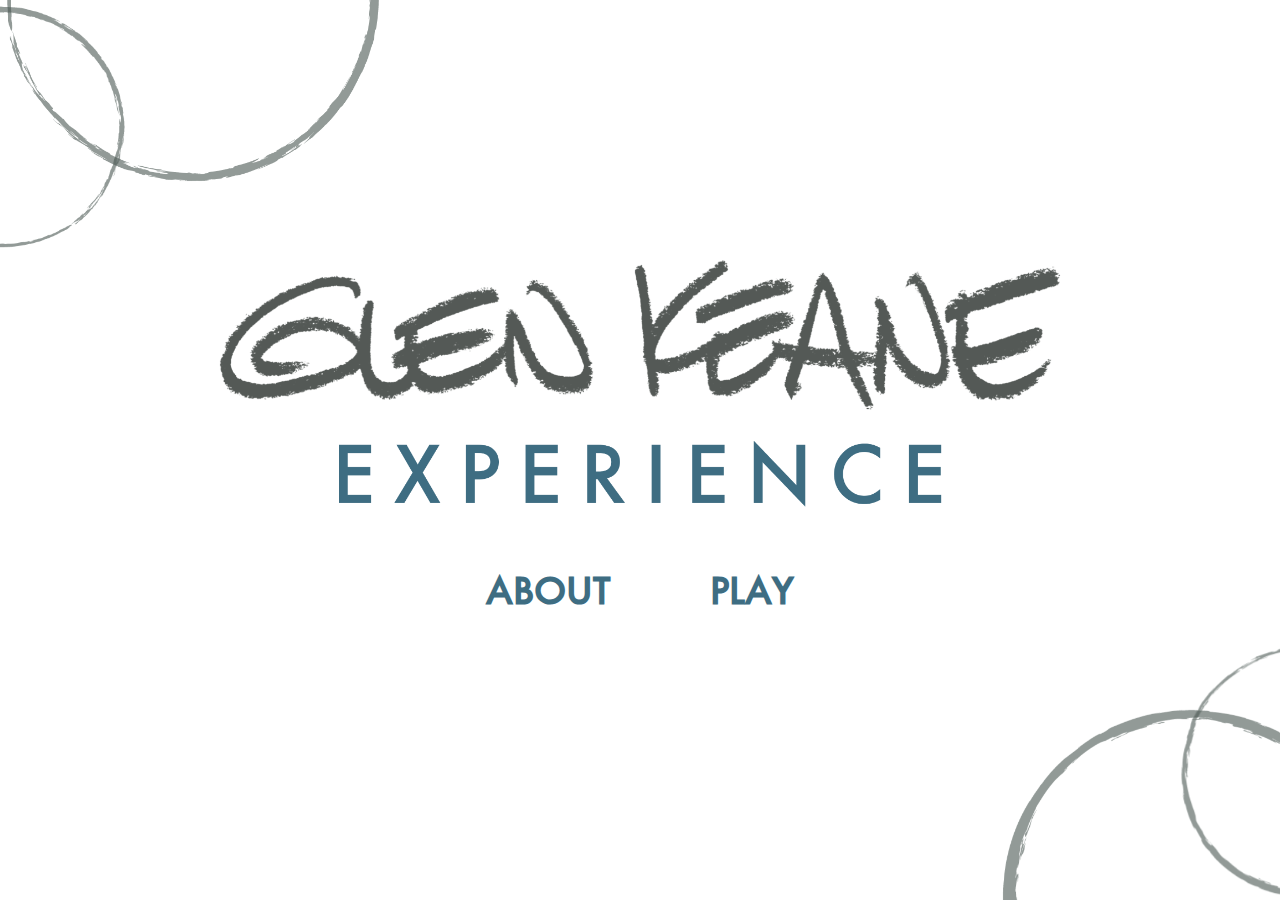
<file: index.html>
<!DOCTYPE html>
<html>
	<head>
		<meta charset="UTF-8" />
		<meta
			name="viewport"
			content="width=device-width, initial-scale=1.0, maximum-scale=1, user-scalable=no, shrink-to-fit=no"
		/>
		<meta http-equiv="X-UA-Compatible" content="ie=edge" />
		<meta name="format-detection" content="telephone=no" />
		<meta name="format-detection" content="address=no" />
		<meta name="HandheldFriendly" content="true" />
		<meta name="MobileOptimized" content="360" />
		<title>Glen Keane Experience</title>
		<base href="/" />
	</head>
	<link rel="shortcut icon" href="/favicon.ico" type="image/x-icon" />
	<link rel="stylesheet" href="/assets/css/index.css" type="text/css" />
	<link rel="stylesheet" href="/assets/css/home.css" type="text/css" />
	<body>
		<section class="home">
			<div class="home_circles">
				<img id="circle2" src="/assets/images/home/Circles_Circle2.png" />
				<img id="circle1" src="/assets/images/home/Circles_Circle1.png" />
				<img id="circle3" src="/assets/images/home/Circles_Circle3.png" />
				<img id="circle4" src="/assets/images/home/Circles_Circle4.png" />
			</div>

			<div class="home_body">
				<div class="logo-container">
					<img id="home_logo-container_logo" src="/assets/images/Glen_Keane_Experience.png" />
				</div>

				<nav class="home_nav-links_internal">
					<a id="about" href="/about.html"><h1>ABOUT</h1></a>
					<a id="play" href="/game-intro.html"><h1>PLAY</h1></a>
				</nav>
			</div>
		</section>
	</body>
</html>
</file>
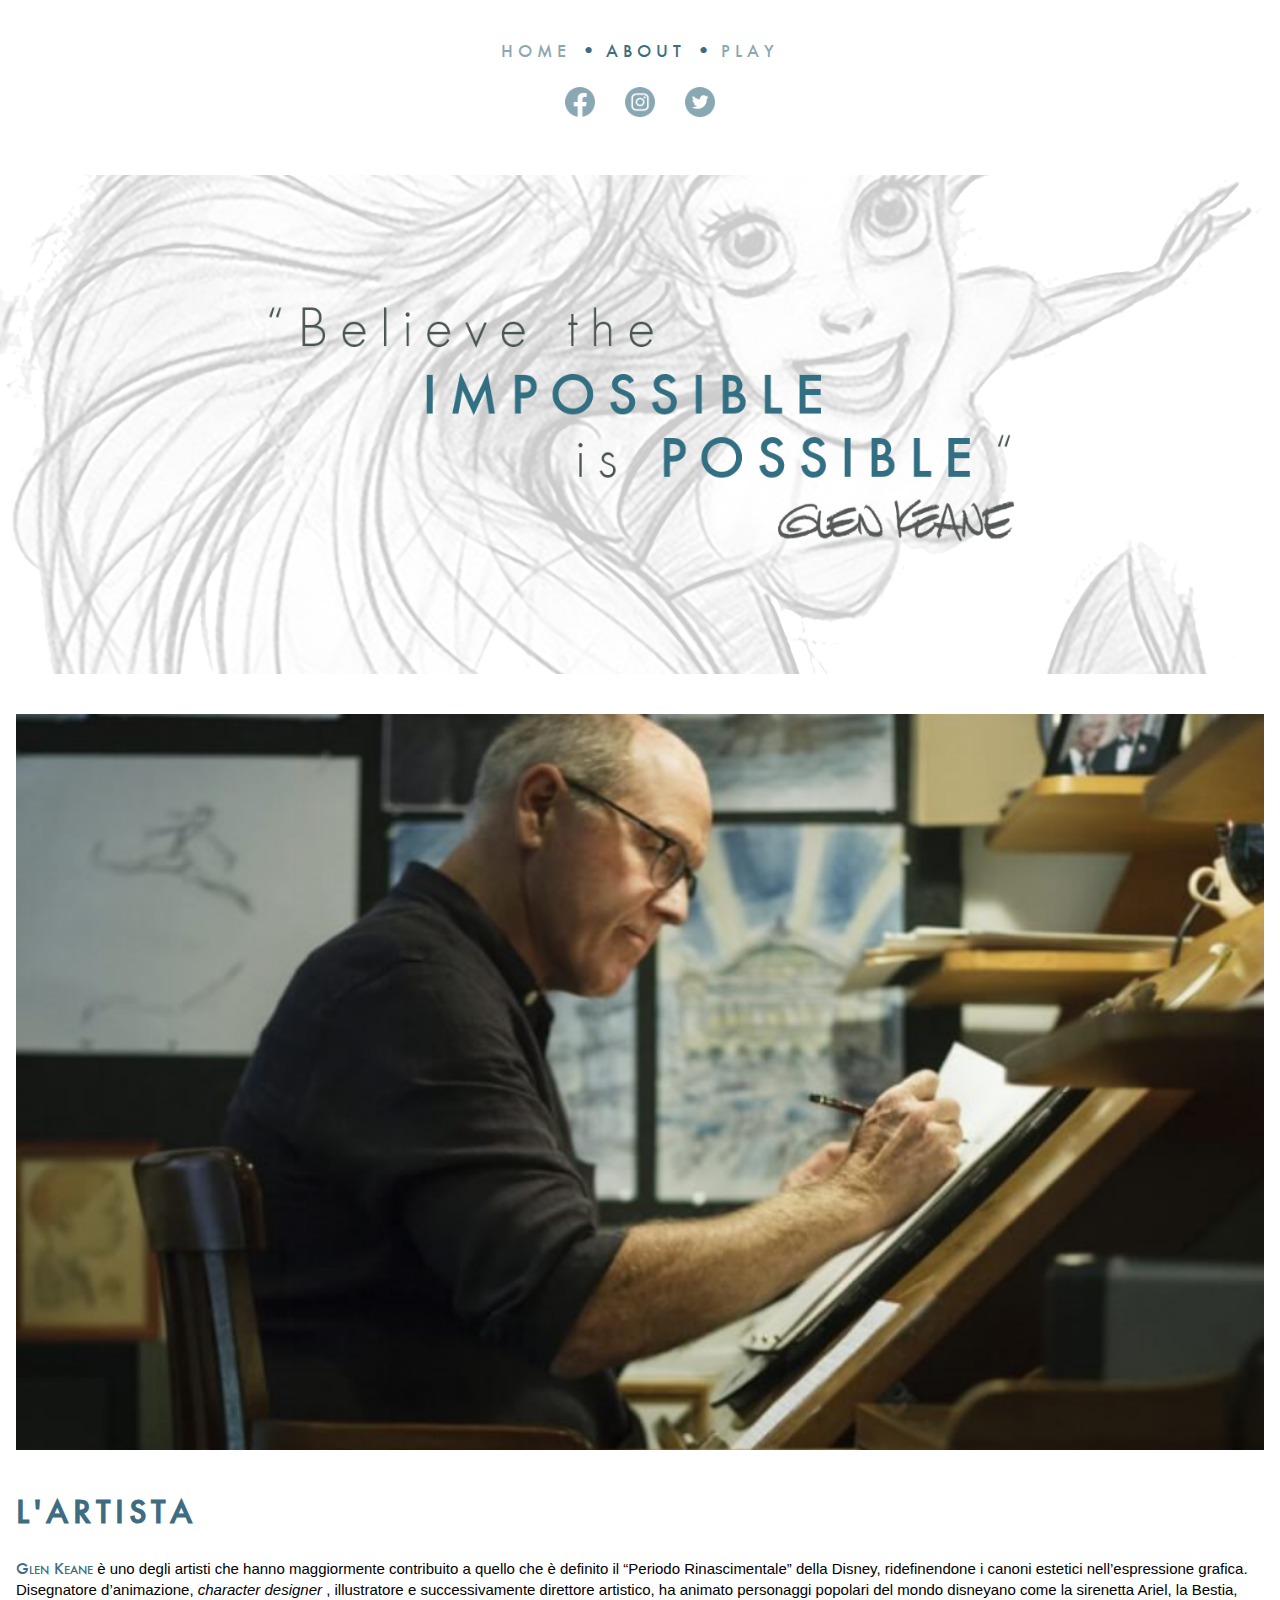
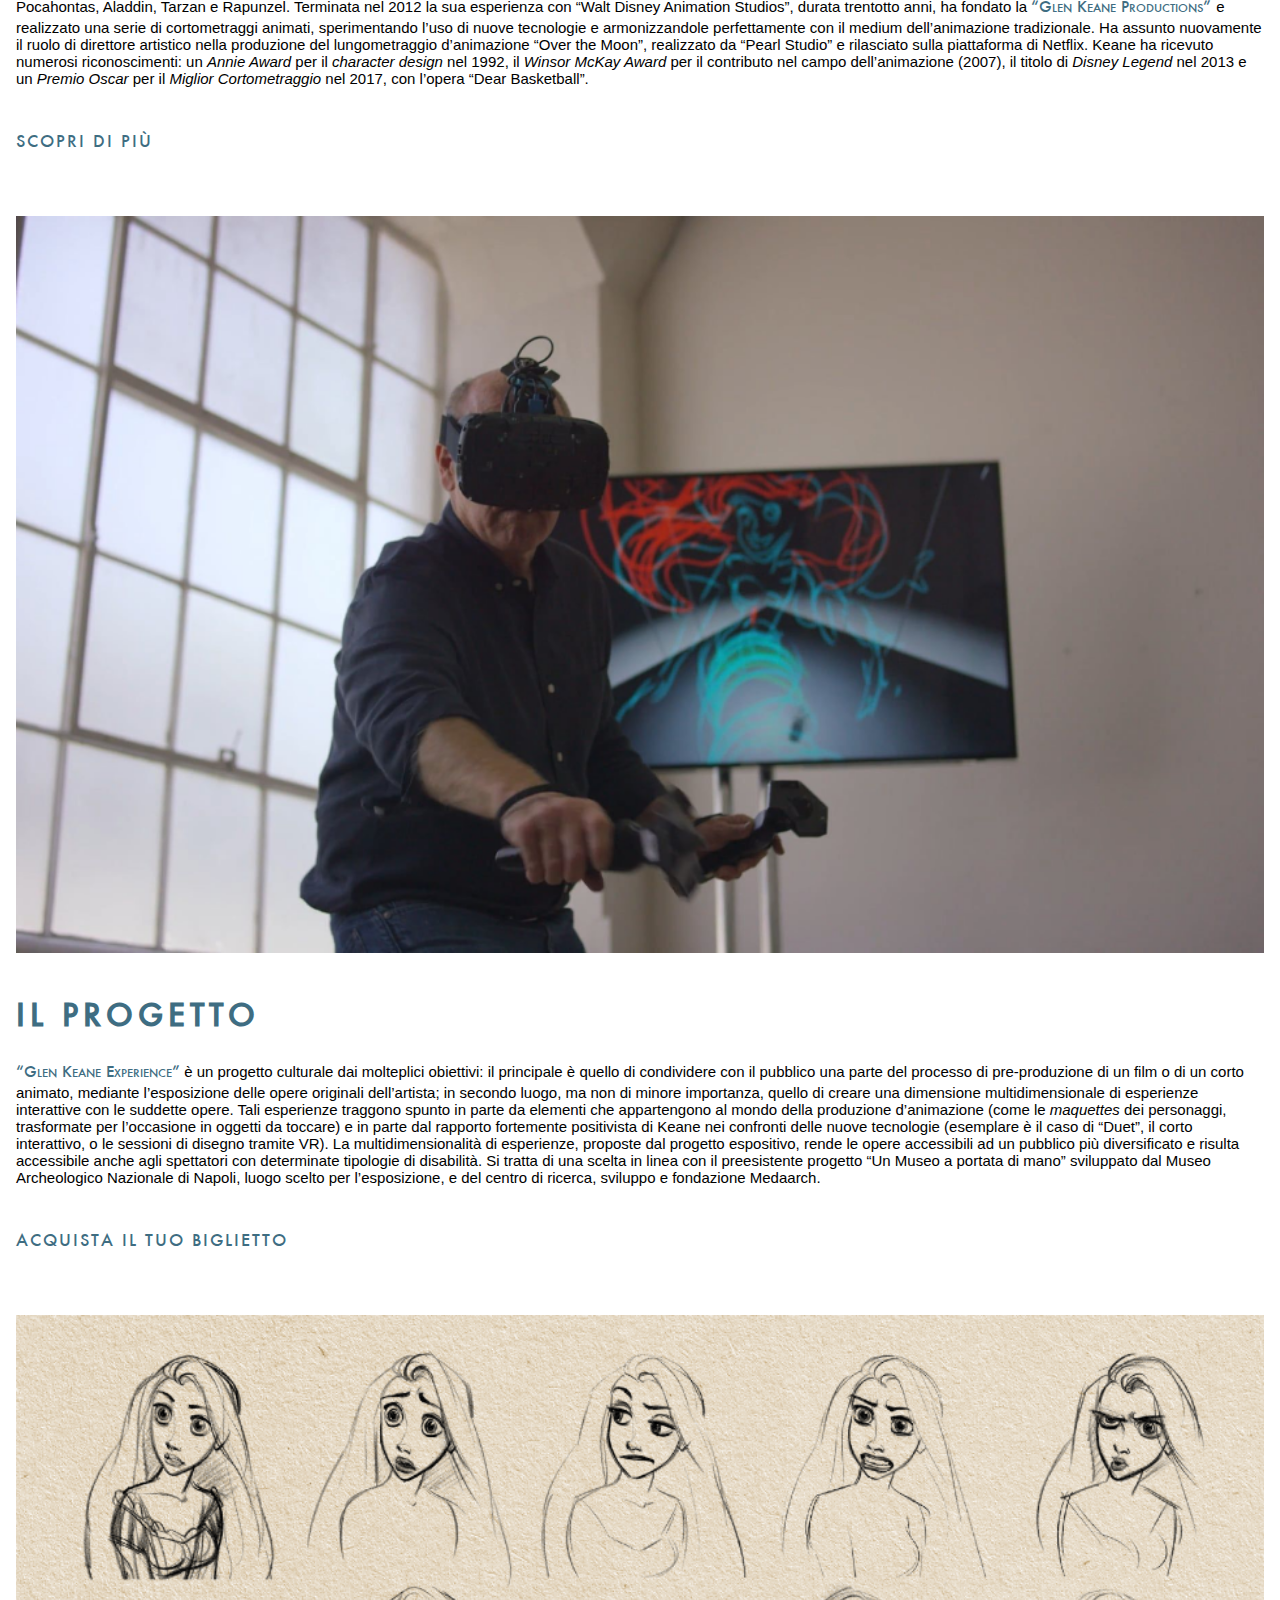
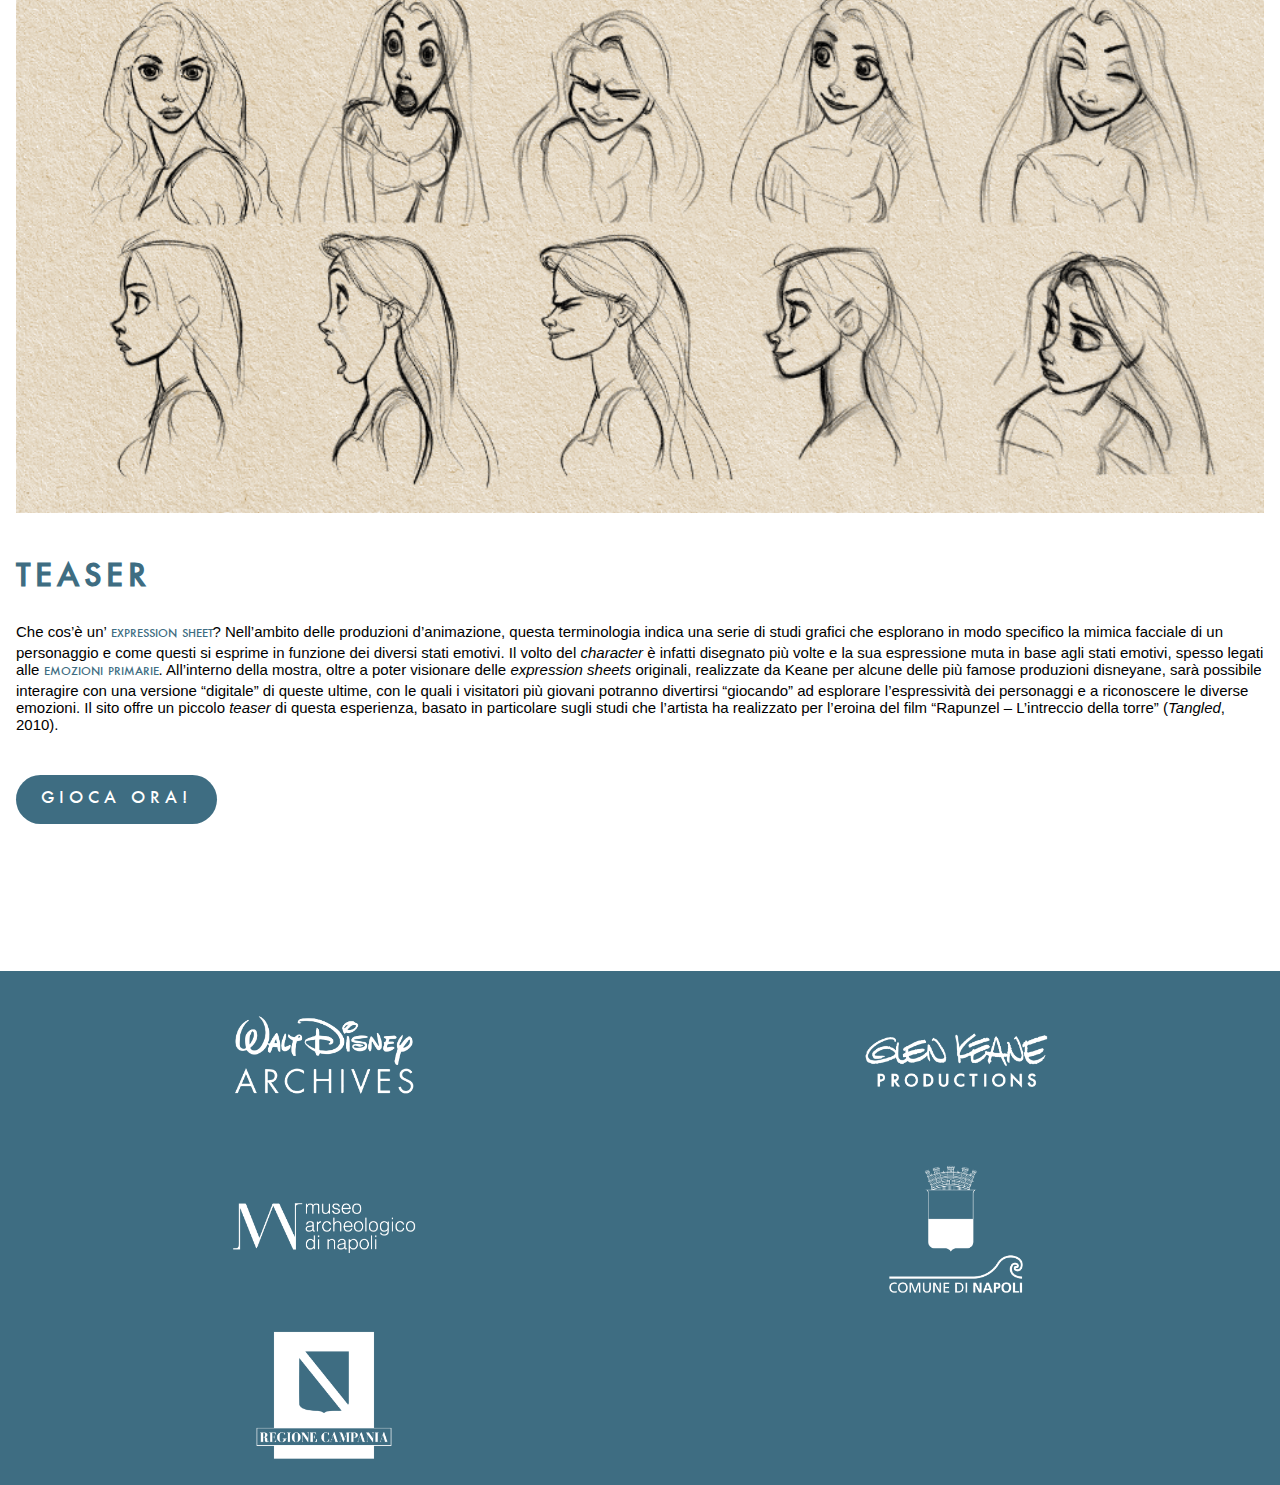
<file: about.html>
<!DOCTYPE html>
<html>
	<head>
		<meta charset="UTF-8" />
		<meta
			name="viewport"
			content="width=device-width, initial-scale=1.0, maximum-scale=1, user-scalable=no, shrink-to-fit=no"
		/>
		<meta http-equiv="X-UA-Compatible" content="ie=edge" />
		<meta name="format-detection" content="telephone=no" />
		<meta name="format-detection" content="address=no" />
		<meta name="HandheldFriendly" content="true" />
		<meta name="MobileOptimized" content="360" />

		<title>About</title>
		<base href="/" />
	</head>
	<link rel="shortcut icon" href="/favicon.ico" type="image/x-icon" />
	<link rel="shortcut icon" href="/assets/images/favicon.ico" type="image/x-icon" />
	<link rel="stylesheet" href="/assets/css/index.css" type="text/css" />
	<link rel="stylesheet" href="/assets/css/about.css" type="text/css" />
	<body>
		<section class="navbar">
			<div class="navbar_links">
				<nav class="navbar_links_internal">
					<a class="opacity" href="/index.html">HOME</a>
					<span style="color: #3e6d82"> &#8226; </span>
					<a class="nopacity">ABOUT</a>
					<span style="color: #3e6d82"> &#8226; </span>
					<a class="opacity" href="/game-intro.html">PLAY</a>
				</nav>
			</div>

			<div class="socialnavbar">
				<nav class="socialnavbar_icons">
					<a href=""><img id="fb" src="/assets/images/Logo_fb.png" /></a>
					<a href=""><img id="inst" src="/assets/images/Logo_inst.png" /></a>
					<a href=""><img id="tw" src="/assets/images/Logo_tw.png" /></a>
				</nav>
			</div>
		</section>

		<section class="banner">
			<div class="banner_wallpaper">
				<img id="wallpaper" src="/assets/images/about/Banner.png" />
			</div>
		</section>

		<section class="info">
			<div class="info_artista">
				<img id="photo1" src="/assets/images/about/Photo.png" />
				<div class="info_artista_text">
					<h2>L'ARTISTA</h2>
					<p>
						<span class="gk">Glen Keane</span> è uno degli artisti che hanno maggiormente contribuito a quello che è definito il
						“Periodo Rinascimentale” della Disney, ridefinendone i canoni estetici nell’espressione grafica. Disegnatore
						d’animazione, <i> character designer </i>, illustratore e successivamente direttore artistico, ha animato
						personaggi popolari del mondo disneyano come la sirenetta Ariel, la Bestia, Pocahontas, Aladdin, Tarzan e
						Rapunzel. Terminata nel 2012 la sua esperienza con “Walt Disney Animation Studios”, durata trentotto anni,
						ha fondato la <span class="gk"> “Glen Keane Productions” </span> e realizzato una serie di cortometraggi animati,
						sperimentando l’uso di nuove tecnologie e armonizzandole perfettamente con il medium dell’animazione
						tradizionale. Ha assunto nuovamente il ruolo di direttore artistico nella produzione del lungometraggio
						d’animazione “Over the Moon”, realizzato da “Pearl Studio” e rilasciato sulla piattaforma di Netflix. Keane
						ha ricevuto numerosi riconoscimenti: un <i>Annie Award</i> per il <i>character design</i> nel 1992, il
						<i>Winsor McKay Award</i> per il contributo nel campo dell’animazione (2007), il titolo di
						<i>Disney Legend</i> nel 2013 e un <i>Premio Oscar</i> per il <i>Miglior Cortometraggio</i> nel 2017, con
						l’opera “Dear Basketball”.
					</p>
					<br />
					<a class="extlink" href="https://glenkeaneproductions.com/"> SCOPRI DI PIÙ </a>
				</div>
			</div>

			<div class="info_progetto">
				<img id="photo2" src="/assets/images/about/VR.png" />
				<div class="info_progetto_text">
					<h2>IL PROGETTO</h2>
					<p>
						<span class="gk">“Glen Keane Experience”</span> è un progetto culturale dai molteplici obiettivi: il principale è quello di
						condividere con il pubblico una parte del processo di pre-produzione di un film o di un corto animato,
						mediante l’esposizione delle opere originali dell’artista; in secondo luogo, ma non di minore importanza,
						quello di creare una dimensione multidimensionale di esperienze interattive con le suddette opere. Tali
						esperienze traggono spunto in parte da elementi che appartengono al mondo della produzione d’animazione
						(come le <i>maquettes</i> dei personaggi, trasformate per l’occasione in oggetti da toccare) e in parte dal
						rapporto fortemente positivista di Keane nei confronti delle nuove tecnologie (esemplare è il caso di
						“Duet”, il corto interattivo, o le sessioni di disegno tramite VR). La multidimensionalità di esperienze,
						proposte dal progetto espositivo, rende le opere accessibili ad un pubblico più diversificato e risulta
						accessibile anche agli spettatori con determinate tipologie di disabilità. Si tratta di una scelta in linea
						con il preesistente progetto “Un Museo a portata di mano” sviluppato dal Museo Archeologico Nazionale di
						Napoli, luogo scelto per l’esposizione, e del centro di ricerca, sviluppo e fondazione Medaarch.
					</p>
					<br />
					<a class="extlink" href="https://www.museoarcheologiconapoli.it/it/"> ACQUISTA IL TUO BIGLIETTO </a>
				</div>
			</div>

			<div class="info_teaser">
				<img id="photo3" src="/assets/images/about/Expression_sheet.png" />
				<div class="info_teaser_text">
					<h2>TEASER</h2>
					<p>
						Che cos’è un’ <span class="gk">expression sheet</span>? Nell’ambito delle produzioni d’animazione, questa terminologia
						indica una serie di studi grafici che esplorano in modo specifico la mimica facciale di un personaggio e
						come questi si esprime in funzione dei diversi stati emotivi. Il volto del <i>character</i> è infatti
						disegnato più volte e la sua espressione muta in base agli stati emotivi, spesso legati alle
						<span class="gk">emozioni primarie</span>. All’interno della mostra, oltre a poter visionare delle
						<i>expression sheets</i> originali, realizzate da Keane per alcune delle più famose produzioni disneyane,
						sarà possibile interagire con una versione “digitale” di queste ultime, con le quali i visitatori più
						giovani potranno divertirsi “giocando” ad esplorare l’espressività dei personaggi e a riconoscere le diverse
						emozioni. Il sito offre un piccolo <i>teaser</i> di questa esperienza, basato in particolare sugli studi che
						l’artista ha realizzato per l’eroina del film “Rapunzel – L’intreccio della torre” (<i>Tangled</i>, 2010).
					</p>
					<br />
					<a href="game-intro.html"><button class="button_internal_link"> GIOCA ORA! </button> </a>
				</div>
			</div>
		</section>

		<section class="loghi">
			<div class="loghi_icons">
				<img class="loghi_sponsor" src="/assets/images/Disney_Archives.png" />
				<img class="loghi_sponsor" src="/assets/images/about/Glen_Keane_Productions.png" />
				<img class="loghi_sponsor" src="/assets/images/Mann.png" />
				<img class="loghi_sponsor" src="/assets/images/about/Comune_Napoli.png" />
				<img class="loghi_sponsor" src="/assets/images/about/Regione_Campania.png" />
			</div>
		</section>
	</body>
</html>
</file>
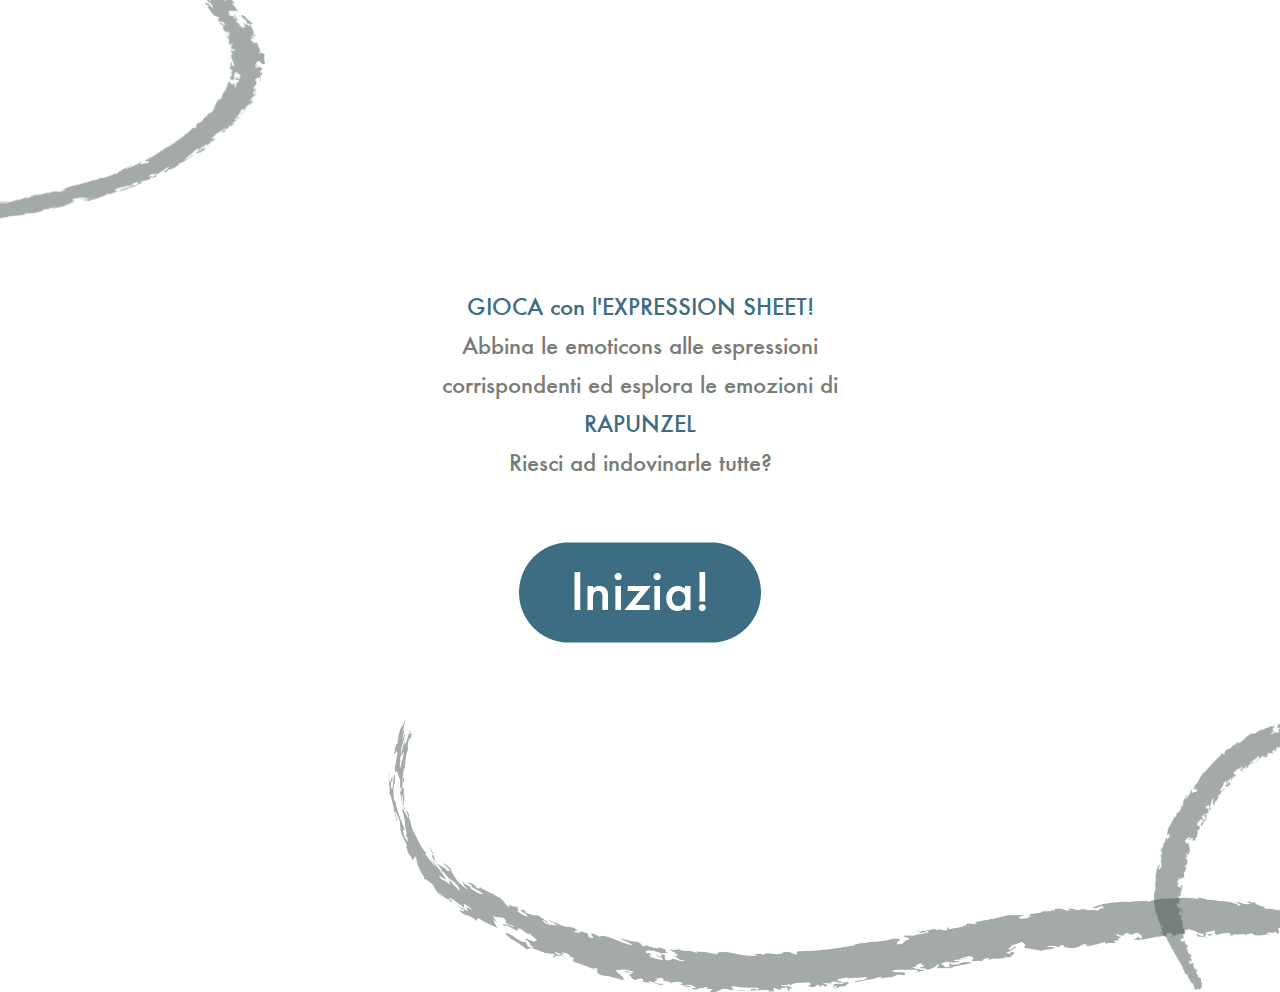
<file: game-intro.html>
<html>
	<head>
		<meta charset="UTF-8" />
		<meta
			name="viewport"
			content="width=device-width, initial-scale=1.0, maximum-scale=1, user-scalable=no, shrink-to-fit=no"
		/>
		<meta http-equiv="X-UA-Compatible" content="ie=edge" />
		<meta name="format-detection" content="telephone=no" />
		<meta name="format-detection" content="address=no" />
		<meta name="HandheldFriendly" content="true" />
		<meta name="MobileOptimized" content="360" />
		<base href="/" />
		<title>Teaser</title>
		<link rel="shortcut icon" href="/favicon.ico" type="image/x-icon" />
		<link rel="stylesheet" href="/assets/css/index.css" type="text/css" />
		<link rel="stylesheet" href="/assets/css/game-intro.css" />
	</head>
	<body>
		<div id="All">
			<div id="divTxt">
				<div class="FontBlue">GIOCA con l'EXPRESSION SHEET!</div>
				<div class="FontGrigio">Abbina le emoticons alle espressioni</div>
				<div class="FontGrigio">corrispondenti ed esplora le emozioni di</div>
				<div class="FontBlue">RAPUNZEL</div>
				<div class="FontGrigio">Riesci ad indovinarle tutte?</div>
				<a href="game.html" id="IniziaButton"><img src="/assets/images/Game/Icone/start.png" /></a>
			</div>
		</div>
		<div id="images">
			<img src="/assets/images/Game/Immagini/Lines/Lines_Tavola_1.png" id="ImmLinea1" />
			<img src="/assets/images/Game/Immagini/Lines/Lines_Tavola_2.png" id="ImmLinea2" />
			<img src="/assets/images/Game/Immagini/Lines/Lines-03.png" id="ImmLinea3" />
		</div>
	</body>
</html>
</file>
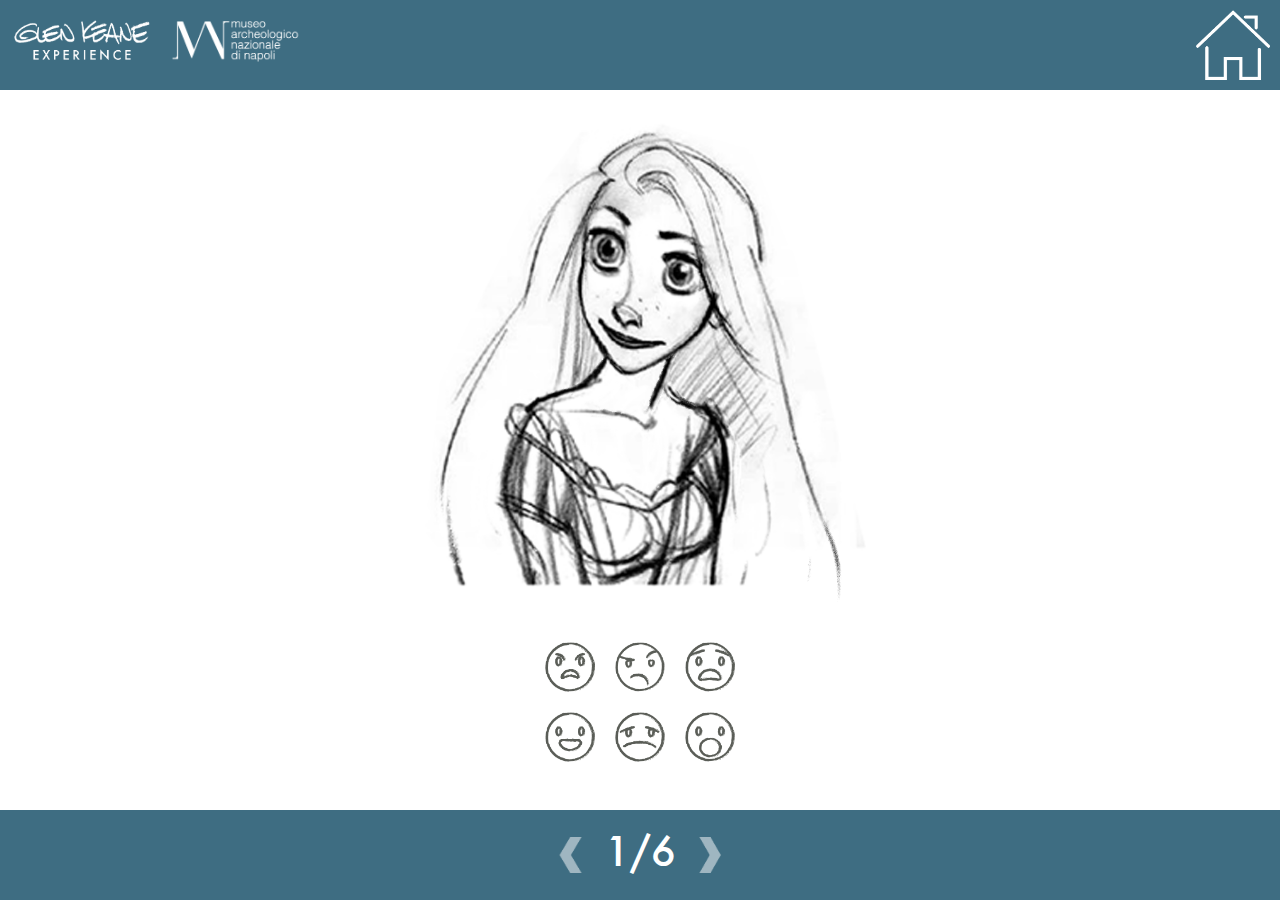
<file: game.html>
<html>
	<head>
		<meta charset="UTF-8" />
		<meta
			name="viewport"
			content="width=device-width, initial-scale=1.0, maximum-scale=1, user-scalable=no, shrink-to-fit=no"
		/>
		<meta http-equiv="X-UA-Compatible" content="ie=edge" />
		<meta name="format-detection" content="telephone=no" />
		<meta name="format-detection" content="address=no" />
		<meta name="HandheldFriendly" content="true" />
		<meta name="MobileOptimized" content="360" />
		<base href="/" />
		<title>Teaser</title>
		<link rel="shortcut icon" href="/favicon.ico" type="image/x-icon" />
		<link rel="stylesheet" href="/assets/css/index.css" type="text/css" />
		<link rel="stylesheet" href="/assets/css/game.css" />
		<script src="/assets/js/game.js"></script>
	</head>
	<body>
		<div id="UpBar">
			<div id="UpBarContent">
				<img src="/assets/images/Game/Loghi/Glen keane experience (white).png" id="GlanKeaneLogo" />
				<img src="/assets/images/Game/Loghi/Mann (white).png" id="MuseoLogo" />
				<a href="index.html" id="HomeButton"><img src="/assets/images/Game/Icone/Emoticons_Home (blue) copia.png" /></a>
			</div>
		</div>
		<div id="divCentro">
			<div id="divCentroContent">
				<img src="/assets/images/Game/Icone/Riprova.png" id="RiprovaButton" onclick="RiprovaFunction()" hidden />

				<div id="gameContainer">
					<div id="gameContentLeft">
						<img
							src="/assets/images/Game/Immagini/Happy (main).png"
							id="ImmagineGiocoPrincipale"
							onclick="ControlloImmagine()"
						/>
					</div>
					<div id="gameContentRight">
						<div id="divEmoji">
							<img
								src="/assets/images/Game/Icone/Emoticons_Angry (neu).png"
								class="Emoji"
								id="EmojiAngry"
								onclick="ConfrontoEmojiImmagine('Rabbia')"
							/>
							<img
								src="/assets/images/Game/Icone/Emoticons_Disgust (neu).png"
								class="Emoji"
								id="EmojiDisgust"
								onclick="ConfrontoEmojiImmagine('Disgusto')"
							/>
							<img
								src="/assets/images/Game/Icone/Emoticons_Fear (neu).png"
								class="Emoji"
								id="EmojiFear"
								onclick="ConfrontoEmojiImmagine('Paura')"
							/>

							<img
								src="/assets/images/Game/Icone/Emoticons_Happy (neu).png"
								class="Emoji"
								id="EmojiHappy"
								onclick="ConfrontoEmojiImmagine('Felicità')"
							/>
							<img
								src="/assets/images/Game/Icone/Emoticons_Sad (neu).png"
								class="Emoji"
								id="EmojiSad"
								onclick="ConfrontoEmojiImmagine('Tristezza')"
							/>
							<img
								src="/assets/images/Game/Icone/Emoticons_Surprise (neu).png"
								class="Emoji"
								id="EmojiSurprise"
								onclick="ConfrontoEmojiImmagine('Sorpresa')"
							/>
						</div>
						<div id="divContinua" hidden="true">
							<span class="FontBlue" id="EmozioneTxt">🤷Peppe🤷🏻‍♂️</span>
						</div>
						<div id="divFine" hidden="false">
							<div class="FontBlue">Complimenti!</div>
							<div class="FontGrigio">Hai completato la demo!</div>
							<div class="FontGrigio">Alla mostra troverai altri</div>
							<div class="FontGrigio">personaggi con cui giocare</div>
							<div class="FontGrigio">per esplorare le emozioni.</div>
							<div class="FontGrigio">Ti aspettiamo!</div>
						</div>
					</div>
				</div>
			</div>
		</div>
		<div id="DownBar">
			<div id="DownBarContent">
				<img src="/assets/images/Game/Icone/Vectors_Freccia sx.png" onclick="PreviousImage()" id="PreviousImage" />
				<span class="FontBianco" id="TxtNumeroImmagini">1/6</span>
				<img src="/assets/images/Game/Icone/Vectors_Freccia dx.png" onclick="NextImage()" id="NextImage" />
			</div>
		</div>
	</body>
</html>
</file>
<file: assets/css/index.css>
@font-face {
	font-family: 'FuturaND';
	src: url('/assets/fonts/FuturaND-Medium.woff2') format('woff2'),
		url('/assets/fonts/FuturaND-Medium.woff') format('woff');
	font-weight: 500;
	font-style: normal;
	font-display: swap;
}

html {
	font-family: 'FuturaND';
}

html,
body {
	margin: 0;
	font-size: 20px;
}
</file>
<file: assets/css/home.css>
.home {
	width: 100%;
	height: 100vh;
}

.home_circles {
	position: fixed;
	pointer-events: none;
	width: 100%;
	height: 100%;
}

.home_circles > img {
	position: fixed;
}

#circle2 {
	width: 30vw;
	top: -15vw;
	left: 0vw;
}

#circle1 {
	width: 20vw;
	top: 0vw;
	left: -10vw;
}

#circle3 {
	width: 30vw;
	bottom: -15vw;
	right: -8vw;
}

#circle4 {
	width: 20vw;
	bottom: 0vw;
	right: -12vw;
}

.home_body {
	display:flex;
	flex-direction: column;
	align-items: center;
	justify-content: center;
	height: 100%;
	gap: 20px;
}

.logo-container {
	align-self: center;
	width: 50vw;
}

.logo-container img {
	align-self: center;
	width: 100%;
}

.h1 {
	color: #3e6d82;
	font-family: FuturaND-Medium, sans-serif;
	align-items: flex-center;
}

.home_nav-links_internal {
	display: flex;
	gap: 100px;
	justify-content: space-around;
}

.home_nav-links_internal a {
	color: #3e6d82;
	font-size: 18px;
	text-decoration: none;
}

#about:hover {
	color:#2c4d5d;
    text-decoration: underline
}

#play:hover {
	color:#2c4d5d;
    text-decoration: underline;
}

.home_nav-links_social_icons {
	gap: 60px;
}

.home_nav-links_social_icons img {
	height: 80px;
}

@media only screen and (max-width: 1280px) {

	.logo-container {
		align-self: center;
		width: 70vw;
	}

}
</file>
<file: assets/css/about.css>
.navbar_links {
	display: flex;
	align-content: center;
	padding-top: 49px;
	padding-bottom: 30px;
}

.navbar_links_internal {
	display: flex;
	justify-content: space-between;
	margin: auto;
	flex-direction: row;
	align-items: center;
	gap: 10px;
}

.opacity {
	opacity: 60%;
	color: #3e6d82;
	font-size: 20px;
	font-family: FuturaND, Helvetica, sans-serif;
	letter-spacing: 5px;
	text-decoration: none;
}

.nopacity {
	color: #3e6d82;
	font-size: 20px;
	font-family: FuturaND, Helvetica, sans-serif;
	letter-spacing: 5px;
}

.socialnavbar {
	display: flex;
	align-content: center;
	padding-bottom: 49px;
}

.socialnavbar_icons {
	display: flex;
	justify-content: space-between;
	margin: auto;
	flex-direction: row;
	align-items: center;
	height: auto;
	gap: 60px;
}

#fb,
#inst,
#tw {
	opacity: 60%;
	width: 30px;
	height: 30px;
}

#fb:hover {
	opacity: unset;
}

#inst:hover {
	opacity: unset;
}

#tw:hover {
	opacity: unset;
}

.banner_wallpaper {
	display: flex;
	justify-content: center;
	position: relative;
	margin: auto;
	padding-bottom: 211px;
}

.info {
	display: flex;
	flex-flow: column wrap;
	padding-bottom: 127px;
}

.info_artista {
	display: flex;
	flex-direction: row-reverse;
	align-content: space-between;
	gap: 100px;
	padding-left: 100px;
	padding-bottom: 150px;
	align-content: center;
	flex-flow: nowrap;
}

#photo1 {
	align-self: flex-end;
	order: 2;
	width: 50%;
	height: auto;
}

.info_artista_text {
	width: 640px;
}

h2 {
	color: #3e6d82;
	font-size: 30px;
	font-family: FuturaND, Helvetica, sans-serif;
	letter-spacing: 5px;
}

p {
	font-size: 15px;
	font-family: adobe caslon pro, verdana, sans-serif;
	color: #000000;
}

.extlink {
	color: #3e6d82;
	font-family: FuturaND, Helvetica, sans-serif;
	font-size: 16px;
	text-decoration: none;
	letter-spacing: 2px;
}

.extlink:hover {
	color: #2c4d5d;
	text-decoration: underline;
}

.gk {
	color: #3e6d82;
	font-size: 15px;
	font-family: FuturaND, Helvetica, sans-serif;
	font-variant: small-caps;
}

.info_progetto {
	display: flex;
	flex-direction: row;
	align-content: space-between;
	gap: 100px;
	padding-right: 100px;
	padding-bottom: 150px;
	align-content: center;
	flex-flow: nowrap;
}

#photo2 {
	align-self: flex-start;
	width: 50%;
	height: auto;
}

#photo3 {
	align-self: flex-end;
	order: 2;
	width: 50%;
	height: auto;
}

.info_teaser {
	display: flex;
	flex-direction: row-reverse;
	align-content: space-between;
	gap: 100px;
	padding-left: 100px;
	padding-bottom: 59px;
	align-content: center;
	flex-flow: nowrap;
}

.button_internal_link {
	background-color: #3e6d82;
	color: white;
	padding: 14px 25px;
	text-align: center;
	text-decoration: none;
	display: inline-block;
	border-radius: 30px;
	font-family: FuturaND, Helvetica, sans-serif;
	font-size: 16px;
	letter-spacing: 5px;
	border: none;
}

.button_internal_link:hover {
	background-color: #2c4d5d;
}

.loghi_icons {
	display: flex;
	background-color: #3e6d82;
	display: flex;
	justify-content: space-around;
	margin: auto;
	flex-direction: row;
	align-items: center;
	height: 230px;
	gap: 10px;
}

.loghi_sponsor {
	height: 150px;
}

@media only screen and (max-width: 1280px) {
	.navbar_links {
		padding-top: 40px;
		padding-bottom: 20px;
	}

	.navbar_links .opacity,
	.navbar_links .nopacity {
		font-size: 16px;
	}

	.socialnavbar_icons {
		gap: 30px;
	}

	.banner_wallpaper {
		width: 100%;
		padding-bottom: 0;
	}

	.banner_wallpaper img {
		width: 100%;
	}

	.info_artista {
		padding: 0 16px;
		flex-direction: column-reverse;
		gap: 20px;
		margin: 20px 0;
	}

	.info_artista_text {
		width: 100%;
	}

	#photo1 {
		align-self: auto;
		width: 100%;
		margin-top: 20px;
	}

	.info_progetto {
		padding: 0 16px;
		flex-direction: column;
		gap: 20px;
		margin: 20px 0;
	}

	#photo2 {
		align-self: auto;
		width: 100%;
		margin-top: 20px;
	}

	.info_progetto_text {
		width: 100%;
	}

	.info_teaser {
		padding: 0 16px;
		flex-direction: column-reverse;
		gap: 20px;
		margin: 20px 0;
	}

	.info_teaser_text {
		width: 100%;
	}

	#photo3 {
		align-self: auto;
		width: 100%;
		margin-top: 20px;
	}

	.loghi_icons {
		height: auto;
		display: grid;
		grid-template-columns: 1fr 1fr;
		gap: 16px;
		padding: 16px;
	}

	.loghi_icons img {
        display: block;
        margin: 0 auto;
        max-width: 100%;
	}

}
</file>
<file: assets/css/game-intro.css>
body {
	background-color: white;
	overflow: hidden;
}

#IniziaButton {
	position: relative;
	top: 40px;
	z-index: 100;
}

#images {
	pointer-events: none;
}

#divTxt {
	text-align: center;
	font-size: 40px;
	box-sizing: border-box;
}

#divTxt div {
	margin: 10px 0;
}

@media only screen and (max-width: 1280px) {
	#divTxt {
		top: 20%;
		font-size: 22px;
		padding: 10px;
	}
}

#All {
	width: 100%;
	height: 100%;
	display: flex;
	align-items: center;
	justify-content: center;
}
#ImmLinea1 {
	position: absolute;
	left: -20%;
	top: -5%;
	height: 30%;
	opacity: 50%;
}
#ImmLinea2 {
	position: absolute;
	right: -10%;
	top: 80%;
	height: 30%;
	opacity: 50%;
}
#ImmLinea3 {
	position: absolute;
	top: 80%;
	right: -10%;
	width: 80%;
	opacity: 50%;
}
.FontBlue {
	font-family: 'FuturaND';
	font-weight: 500;
	font-style: normal;
	color: #3e6d82;
}
.FontGrigio {
	font-family: 'FuturaND';
	font-weight: 500;
	font-style: normal;
	color: #5a5c56;
	opacity: 80%;
}
</file>
<file: assets/css/game.css>
#ImmagineGiocoPrincipale {
	height: 100%;
}

#Start {
	width: 50%;
	height: 100%;
	position: fixed;
	top: 10px;
	left: 10px;
	transform: translate(-50%, -50%);
	animation-name: AnimazioneEmoji;
	animation-duration: 3s;
	animation-iteration-count: infinite;
}
#UpBar {
	background-color: #3e6d82;
	width: 100%;
	height: 10vh;
	box-sizing: border-box;
	top: 0%;
	left: 0%;
	padding: 10px;
}

body {
	display: flex;
	flex-direction: column;
	flex-direction: column;
	justify-content: space-between;
}
#gameContainer {
	display: flex;
	align-items: center;
	justify-content: center;
	height: 100%;
	width: 100%;
	gap: 100px;
}

#gameContentLeft {
	height: 70%;
}
#gameContentRight {
	width: 500px;
	text-align: center;
}

#UpBarContent {
	position: relative;
	box-sizing: border-box;
	padding: 10px;
	height: 100%;
	max-width: 1280px;
	margin: 0 auto;
}

#UpBarContent > * {
	display: inline-block;
	vertical-align: center;
	height: 100%;
}

#GlanKeaneLogo {
	height: 100%;
}
#MuseoLogo {
	height: 100%;
}
#HomeButton {
	height: 100%;
	position: absolute;
	right: 10px;
	top: 0;
	box-sizing: border-box;
	padding: 10px 0;
}
#HomeButton img {
	height: 100%;
}
#divCentro {
	height: 80vh;
	display: flex;
	align-items: center;
	justify-content: center;
}

#divCentroContent {
	display: inline-block;
	vertical-align: middle;
}

#DownBar {
	background-color: #3e6d82;
	width: 100%;
	position: relative;
	bottom: 0%;
	left: 0%;
	text-align: center;
	height: 10vh;
	line-height: 10vh;
	box-sizing: border-box;
}
#DownBarContent {
	height: 60px;
	box-sizing: border-box;
}
#DownBarContent,
#DownBarContent > * {
	display: inline-block;
	vertical-align: middle;
}

#NextImage {
	height: 100%;
	opacity: 50%;
	cursor: pointer;
}

#PreviousImage {
	height: 100%;
	opacity: 50%;
	cursor: pointer;
}

#continuaButton {
	width: 100%;
	height: 100%;
}
#EmozioneTxt {
	font-size: 80;
}
#FineTxt {
	border-left: 250px solid #0000;
}
#FineRiga1 {
	border-left: 140px solid #0000;
}
#FineRiga2 {
	border-left: 140px solid #0000;
}
#FineRiga3 {
	border-left: 130px solid #0000;
}
#FineRiga4 {
	border-left: 130px solid #0000;
}
#FineRiga5 {
	border-left: 238px solid #0000;
}
#RiprovaButton {
	position: absolute;
	left: 50%;
	top: 50%;
	height: 16%;
	z-index: 1;
	transform: translate(-50%, -50%);
}
body {
	overflow: hidden;
}

div[hidden] {
	display: none !important;
}

.FontBianco {
	font-family: 'FuturaND';
	font-weight: 500;
	font-style: normal;
	font-size: 40px;
	line-height: 0.5;
	color: white;
}
.FontBlue {
	font-family: 'FuturaND';
	font-weight: 500;
	font-style: normal;
	font-size: 40px;
	line-height: 0.5;
	color: #3e6d82;
}
.FontGrigio {
	font-family: 'FuturaND';
	font-weight: 500;
	font-style: normal;
	font-size: 40px;
	line-height: 0.5;
	color: #5a5c56;
	border-left: 100px solid #0000;
	opacity: 80%;
}

#divEmoji {
	display: grid;
	grid-template-columns: repeat(3, 1fr);
	grid-gap: 120px 50px;
}

.Emoji {
	cursor: pointer;
	width: 120px;
}
.Emoji:hover {
	animation-name: AnimazioneEmoji;
	animation-duration: 3s;
	animation-iteration-count: infinite;
}
@keyframes AnimazioneEmoji {
	0% {
		transform: rotate(0deg);
	}
	25% {
		transform: rotate(20deg);
	}
	50% {
		transform: rotate(-20deg);
	}
	100% {
		transform: rotate(0deg);
	}
}

#divFine > div {
	margin: 10px 0;
	line-height: 1;
}
#divFine .FontGrigio,
#divFine .FontBlue {
	border: none;
}

@media only screen and (max-width: 1280px) {
	#UpBar {
		padding: 0px;
	}

	#gameContainer {
		flex-direction: column;
		gap: 0;
	}
	#gameContentRight {
		width: auto;
		height: 20vh;
		display: flex;
		align-items: center;
		justify-content: center;
	}
	#gameContentRight .FontBlue {
		font-size: 40px;
	}
	#divEmoji {
		grid-gap: 20px 20px;
	}

	.Emoji {
		width: 50px;
	}

	#divFine .FontGrigio,
	#divFine .FontBlue {
		margin: 0;
		font-size: 20px;
		line-height: 1.2;
		border: none;
	}

	#GlanKeaneLogo {
		padding: 10px;
		padding-left: 0px;	
		height: 60%;
		vertical-align: center;
	}
	#MuseoLogo {
		padding: 10px;
		padding-left: 0px;
		height: 60%;
		vertical-align: center;
	}

	#PreviousImage {
		padding: 10px;
		height: 60%;
	}

	#NextImage {
		padding: 10px;
		height: 60%;
	}
}

@media only screen 
  and (min-device-width: 768px) 
  and (max-device-width: 1024px) 
  and (-webkit-min-device-pixel-ratio: 2) {

	#GlanKeaneLogo {
		padding: 10px;
		padding-left: 0px;	
		height: 80%;
		vertical-align: center;
	}

	#MuseoLogo {
		padding: 10px;
		padding-left: 0px;
		height: 80%;
		vertical-align: center;
	}

	#divEmoji {
		display: grid;
		grid-template-columns: repeat(3, 1fr);
		grid-gap: 40px 40px;
	}
	
	.Emoji {
		cursor: pointer;
		width: 90px;
	}

	#DownBarContent {
		padding: 0px;
	}

	#PreviousImage {
		padding: 20px;
		height: 100%;
	}

	#NextImage {
		padding: 20px;
		height: 100%;
	}

  }
</file>
